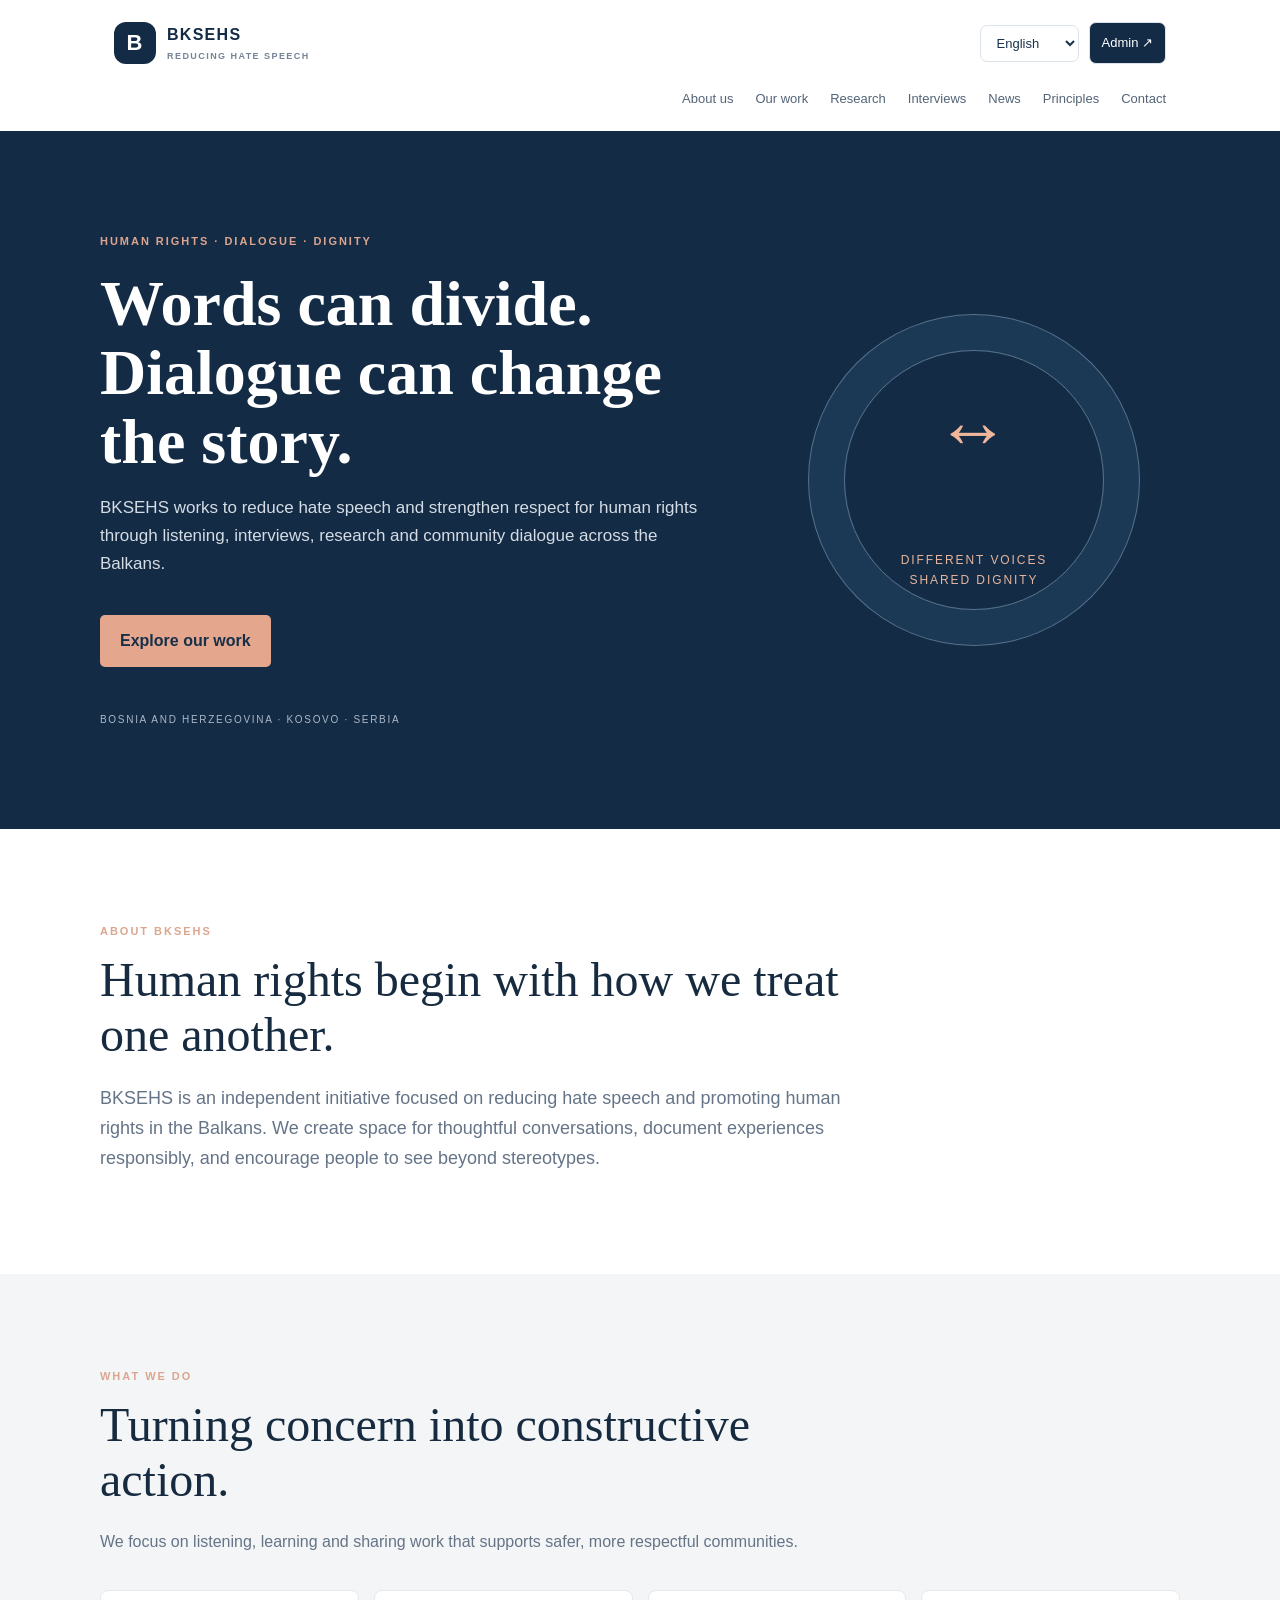
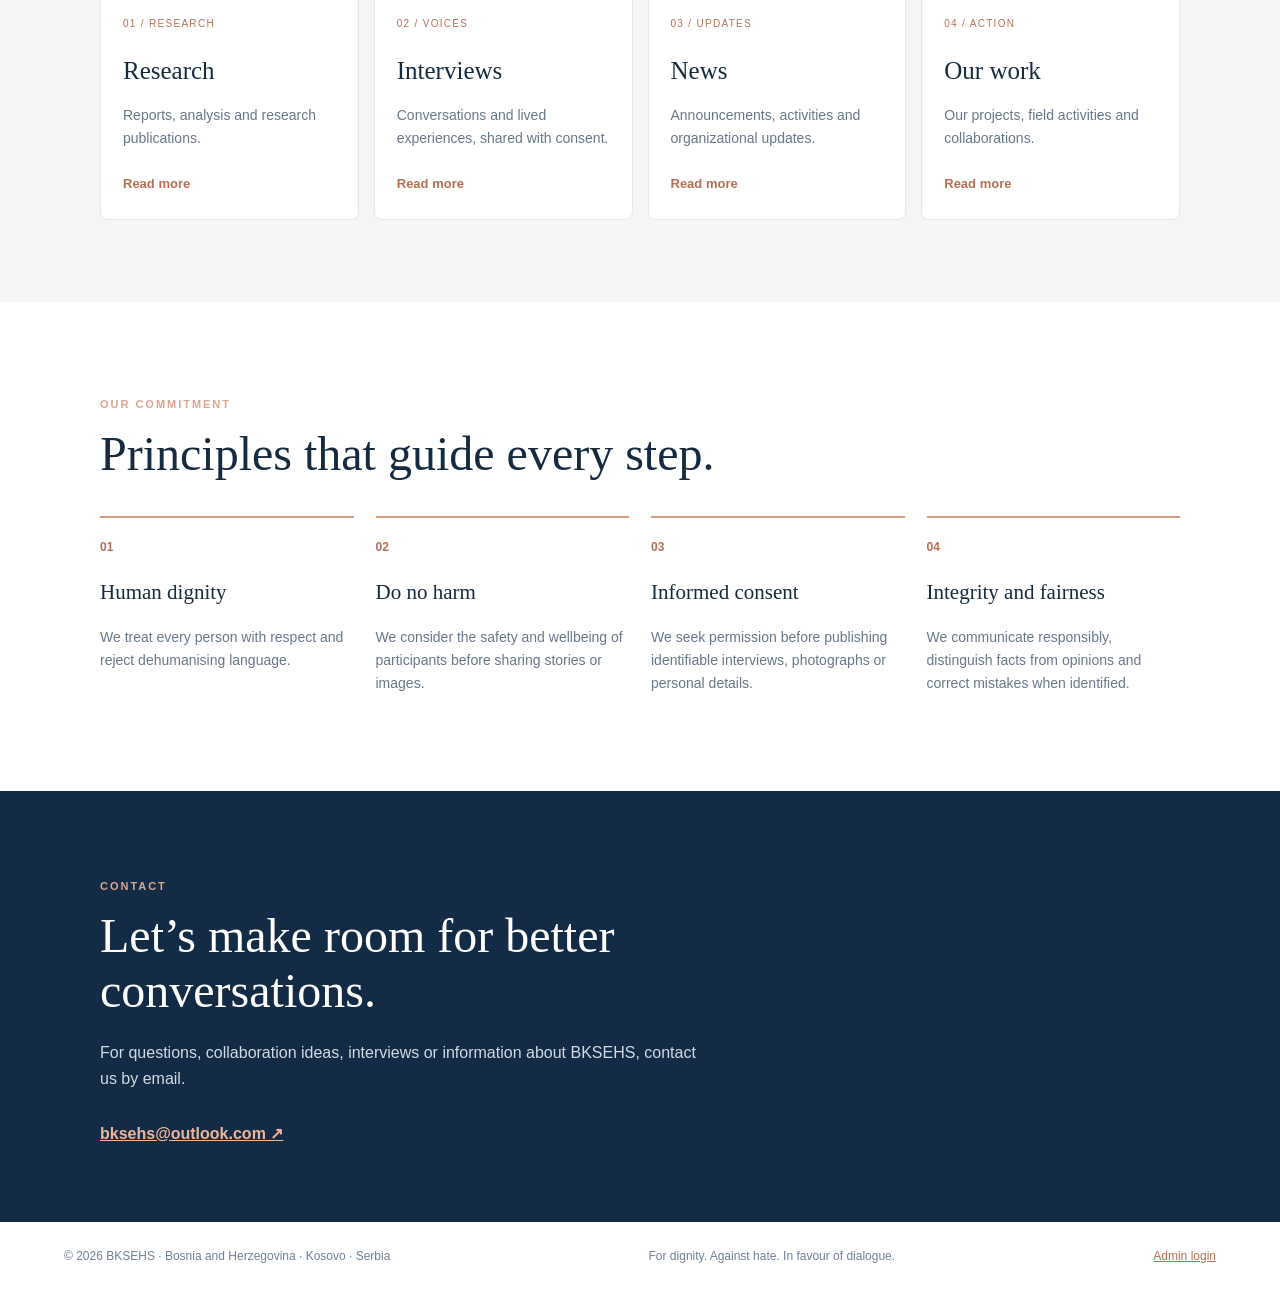
<file: index.html>
<!doctype html><html lang="en"><head><meta charset="utf-8"><meta name="viewport" content="width=device-width,initial-scale=1"><meta name="description" content="BKSEHS — reducing hate speech and promoting human rights across the Balkans."><meta name="theme-color" content="#142b45"><title>BKSEHS | Reducing Hate Speech</title><link rel="stylesheet" href="styles.css"></head><body><header class="top"><a class="brand" href="index.html"><b>B</b><span>BKSEHS<small>REDUCING HATE SPEECH</small></span></a><div class="tools"><label class="sr" for="language">Language</label><select id="language" aria-label="Language"><option value="en">English</option><option value="bs">Bosanski</option><option value="sr">Srpski</option><option value="sq">Shqip</option><option value="he">עברית</option></select><a class="admin" href="https://app.pagescms.org/" target="_blank" rel="noopener">Admin ↗</a><button id="menu" aria-label="Menu">☰</button></div><nav id="nav"><a href="#about" data-i="nav_about">About us</a><a href="#work" data-i="nav_work">Our work</a><a href="research.html" data-i="nav_research">Research</a><a href="interviews.html" data-i="nav_interviews">Interviews</a><a href="news.html" data-i="nav_news">News</a><a href="#principles" data-i="nav_principles">Principles</a><a href="#contact" data-i="nav_contact">Contact</a></nav></header><main><section class="hero"><div class="hero-inner"><p class="eyebrow" data-i="hero_tag">Human rights · Dialogue · Dignity</p><h1 data-i="hero_title">Words can divide. Dialogue can change the story.</h1><p class="lead" data-i="hero_desc">BKSEHS works to reduce hate speech and strengthen respect for human rights through listening, interviews, research and community dialogue across the Balkans.</p><a class="btn" href="#work" data-i="explore">Explore our work ↗</a><p class="region">BOSNIA AND HERZEGOVINA · KOSOVO · SERBIA</p></div><div class="hero-art"><div class="ring"></div><div class="symbol">↔</div><span>DIFFERENT VOICES<br>SHARED DIGNITY</span></div></section><section class="section" id="about"><p class="kicker" data-i="about_tag">About BKSEHS</p><h2 data-i="about_title">Human rights begin with how we treat one another.</h2><p class="wide" data-i="about_text">BKSEHS is an independent initiative focused on reducing hate speech and promoting human rights in the Balkans.</p></section><section class="section pale" id="work"><p class="kicker" data-i="work_tag">What we do</p><h2 data-i="work_title">Turning concern into constructive action.</h2><p data-i="work_desc">We focus on listening, learning and sharing work that supports safer, more respectful communities.</p><div class="cards"><a class="tile" href="research.html"><span>01 / RESEARCH</span><h3 data-i="nav_research">Research</h3><p data-i="research_desc">Reports, analysis and research publications.</p><b data-i="read_more">Read more →</b></a><a class="tile" href="interviews.html"><span>02 / VOICES</span><h3 data-i="nav_interviews">Interviews</h3><p data-i="interviews_desc">Conversations and lived experiences, shared with consent.</p><b data-i="read_more">Read more →</b></a><a class="tile" href="news.html"><span>03 / UPDATES</span><h3 data-i="nav_news">News</h3><p data-i="news_desc">Announcements, activities and organizational updates.</p><b data-i="read_more">Read more →</b></a><a class="tile" href="projects.html"><span>04 / ACTION</span><h3 data-i="nav_work">Our work</h3><p data-i="projects_desc">Our projects, field activities and collaborations.</p><b data-i="read_more">Read more →</b></a></div></section><section class="section" id="principles"><p class="kicker" data-i="principles_tag">Our commitment</p><h2 data-i="principles_title">Principles that guide every step.</h2><div class="principles"><article><b>01</b><h3 data-i="p1">Human dignity</h3><p data-i="p1d">We treat every person with respect.</p></article><article><b>02</b><h3 data-i="p2">Do no harm</h3><p data-i="p2d">We consider participant safety.</p></article><article><b>03</b><h3 data-i="p3">Informed consent</h3><p data-i="p3d">We seek permission before publishing identifiable material.</p></article><article><b>04</b><h3 data-i="p4">Integrity and fairness</h3><p data-i="p4d">We communicate responsibly and correct mistakes.</p></article></div></section><section class="contact" id="contact"><div><p class="kicker" data-i="nav_contact">Contact</p><h2 data-i="contact_title">Let's make room for better conversations.</h2><p data-i="contact_desc">For questions, collaboration ideas, interviews or information about BKSEHS, contact us by email.</p><a class="mail" href="mailto:bksehs@outlook.com">bksehs@outlook.com ↗</a></div></section></main><footer><span>© <span id="year"></span> BKSEHS · Bosnia and Herzegovina · Kosovo · Serbia</span><span data-i="footer">For dignity. Against hate. In favour of dialogue.</span><a href="https://app.pagescms.org/" target="_blank" rel="noopener" data-i="admin">Admin login ↗</a></footer><script src="app.js"></script></body></html>
</file>
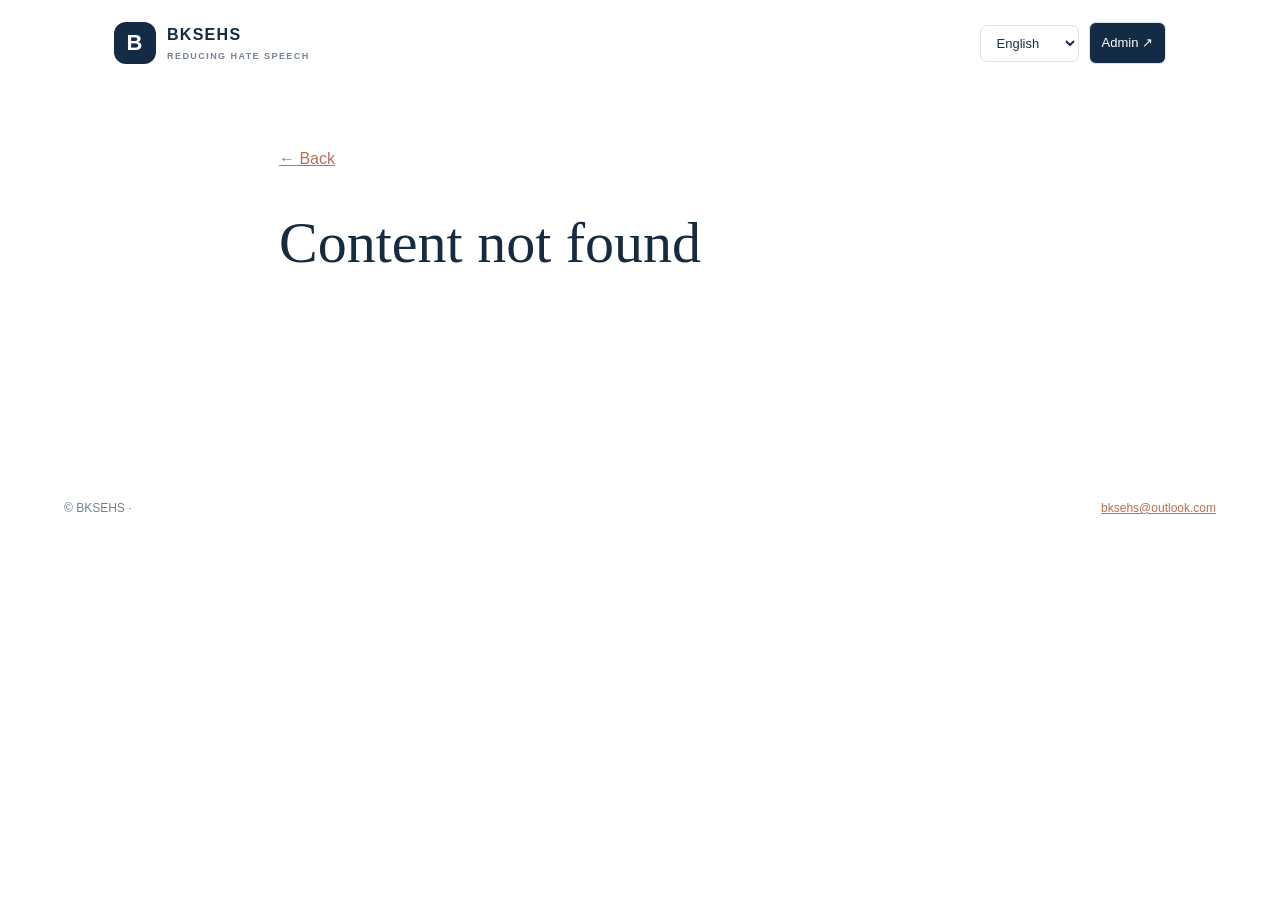
<file: article.html>
<!doctype html><html lang="en"><head><meta charset="utf-8"><meta name="viewport" content="width=device-width,initial-scale=1"><title>BKSEHS publication</title><link rel="stylesheet" href="styles.css"></head><body><header class="top"><a class="brand" href="index.html"><b>B</b><span>BKSEHS<small>REDUCING HATE SPEECH</small></span></a><div class="tools"><select id="language" aria-label="Language"><option value="en">English</option><option value="bs">Bosanski</option><option value="sr">Srpski</option><option value="sq">Shqip</option><option value="he">עברית</option></select><a class="admin" href="https://app.pagescms.org/" target="_blank">Admin ↗</a></div></header><main class="article"><a class="back" id="back" href="index.html">← Back</a><p class="kicker" id="date"></p><h1 id="title">Loading…</h1><img id="cover" hidden style="width:100%;border-radius:10px;margin:20px 0"><div class="body" id="body"></div><p id="pdf"></p></main><footer>© BKSEHS · <a href="mailto:bksehs@outlook.com">bksehs@outlook.com</a></footer><script src="app.js"></script><script>const q=new URLSearchParams(location.search),type=q.get('type'),slug=q.get('slug');const valid=['research','interviews','news','projects'];if(!valid.includes(type)||!slug){document.getElementById('title').textContent='Content not found';}else fetch(`content/${type}/${slug}.json`).then(r=>r.json()).then(x=>{document.title=(x.title||'BKSEHS')+' | BKSEHS';const language=localStorage.getItem('bksehs-language')||'en';document.getElementById('title').textContent=x['title_'+language]||x.title||'';document.getElementById('date').textContent=x.date||'';document.getElementById('body').textContent=x['body_'+language]||x.body||'';document.getElementById('back').href=type+'.html';if(x.image){let i=document.getElementById('cover');i.src=x.image;i.hidden=false;}if(x.pdf)document.getElementById('pdf').innerHTML='<a target="_blank" rel="noopener" href="'+x.pdf+'">Download PDF ↗</a>';}).catch(()=>document.getElementById('title').textContent='Content not found');</script></body></html>
</file>
<file: styles.css>
*{box-sizing:border-box}html{scroll-behavior:smooth}body{margin:0;font-family:Inter,-apple-system,BlinkMacSystemFont,"Segoe UI",sans-serif;color:#172b40;background:#fff;line-height:1.65}.top{max-width:1180px;margin:auto;padding:22px 5%;display:flex;align-items:center;justify-content:space-between;gap:24px;flex-wrap:wrap}.brand{display:flex;align-items:center;gap:11px;color:#142b45;text-decoration:none;font-weight:800;letter-spacing:.08em}.brand>b{display:grid;place-items:center;width:42px;height:42px;background:#142b45;color:white;border-radius:12px;font-size:22px}.brand small{display:block;font-size:9px;letter-spacing:.16em;color:#758397}.tools{display:flex;align-items:center;gap:10px}.tools select,.admin{padding:9px 12px;border:1px solid #dce3ea;border-radius:7px;background:white;color:#18324d;text-decoration:none;font-size:13px}.admin{background:#142b45;color:white}#menu{display:none}nav{display:flex;gap:22px;width:100%;justify-content:flex-end}nav a{font-size:13px;color:#536477;text-decoration:none}nav a:hover{color:#c06e55}.hero{background:#142b45;color:#fff;padding:90px max(6%,calc((100% - 1080px)/2));display:grid;grid-template-columns:1.2fr .8fr;gap:50px;align-items:center;min-height:510px}.eyebrow,.kicker{font-size:11px;letter-spacing:.18em;text-transform:uppercase;color:#dca58f;font-weight:700}.hero h1{font-family:Georgia,serif;font-size:clamp(40px,5vw,66px);line-height:1.08;max-width:680px;margin:18px 0}.lead{max-width:620px;color:#d4dce5;font-size:17px}.btn{display:inline-block;margin-top:20px;background:#e4a78e;color:#182f48;padding:13px 20px;text-decoration:none;border-radius:5px;font-weight:700}.region{font-size:10px;letter-spacing:.17em;color:#aab8c8;margin-top:45px}.hero-art{min-height:280px;display:grid;place-items:center;position:relative;color:#e6b59e;text-align:center;letter-spacing:.16em;font-size:12px}.ring{position:absolute;width:260px;height:260px;border:1px solid #55718c;border-radius:50%;box-shadow:0 0 0 35px #1b3855,0 0 0 36px #55718c}.symbol{font-size:75px;z-index:1;color:#f0b69b}.hero-art span{z-index:1}.section{padding:82px max(6%,calc((100% - 1080px)/2))}.section h2,.contact h2{font:clamp(30px,4vw,48px)/1.15 Georgia,serif;max-width:780px;margin:12px 0 22px}.section>p:not(.kicker){max-width:760px;color:#657487}.wide{font-size:18px}.pale{background:#f3f5f6}.cards{display:grid;grid-template-columns:repeat(4,1fr);gap:15px;margin-top:35px}.tile{padding:25px 22px;background:#fff;border:1px solid #e4e9ed;border-radius:8px;text-decoration:none;color:#172b40;min-height:230px;display:flex;flex-direction:column}.tile span{font-size:10px;letter-spacing:.13em;color:#b76f57}.tile h3{font:25px Georgia,serif;margin:24px 0 5px}.tile p{color:#68788a;font-size:14px}.tile b{margin-top:auto;color:#b76f57;font-size:13px}.principles{display:grid;grid-template-columns:repeat(4,1fr);gap:22px;margin-top:35px}.principles article{border-top:2px solid #d99b81;padding-top:15px}.principles article>b{color:#b76f57;font-size:12px}.principles h3{font:21px Georgia,serif}.principles p{font-size:14px;color:#68788a}.contact{background:#142b45;color:white;padding:75px max(6%,calc((100% - 1080px)/2))}.contact p:not(.kicker){color:#d0dae4;max-width:600px}.mail{display:inline-block;color:#efb49a;font-weight:700;margin-top:12px}footer{padding:25px 5%;display:flex;justify-content:space-between;gap:18px;flex-wrap:wrap;font-size:12px;color:#718093}footer a{color:#b76f57}.listing{max-width:1080px;margin:auto;padding:65px 5% 100px}.listing h1{font:clamp(38px,5vw,58px) Georgia,serif}.listing .intro{color:#68788a;max-width:700px}.items{display:grid;grid-template-columns:repeat(3,1fr);gap:18px;margin-top:35px}.item{border:1px solid #e0e6eb;border-radius:9px;padding:22px;text-decoration:none;color:#172b40}.item small{color:#b76f57;text-transform:uppercase;letter-spacing:.12em}.item h2{font:25px Georgia,serif}.item p{color:#68788a}.article{max-width:850px;margin:60px auto;padding:0 5% 100px}.article h1{font:clamp(38px,5vw,58px)/1.1 Georgia,serif}.article .body{white-space:pre-wrap;color:#46576a;font-size:17px}.back{color:#b76f57}.sr{position:absolute;left:-9999px}html[dir=rtl] body{text-align:right}html[dir=rtl] nav{justify-content:flex-start}@media(max-width:760px){.top{padding:15px 5%}.top nav{display:none;flex-direction:column;gap:12px;padding:12px 0}.top nav.open{display:flex}#menu{display:block;border:0;background:#eef1f4;padding:9px 12px;border-radius:6px}.hero{grid-template-columns:1fr;padding-top:60px;padding-bottom:55px}.hero-art{min-height:190px}.ring{width:180px;height:180px}.cards{grid-template-columns:1fr 1fr}.principles{grid-template-columns:1fr 1fr}.items{grid-template-columns:1fr}.section{padding-top:60px;padding-bottom:60px}}@media(max-width:430px){.cards,.principles{grid-template-columns:1fr}.tools{gap:6px}.tools select{max-width:112px}.admin{font-size:11px;padding:8px}}
</file>
